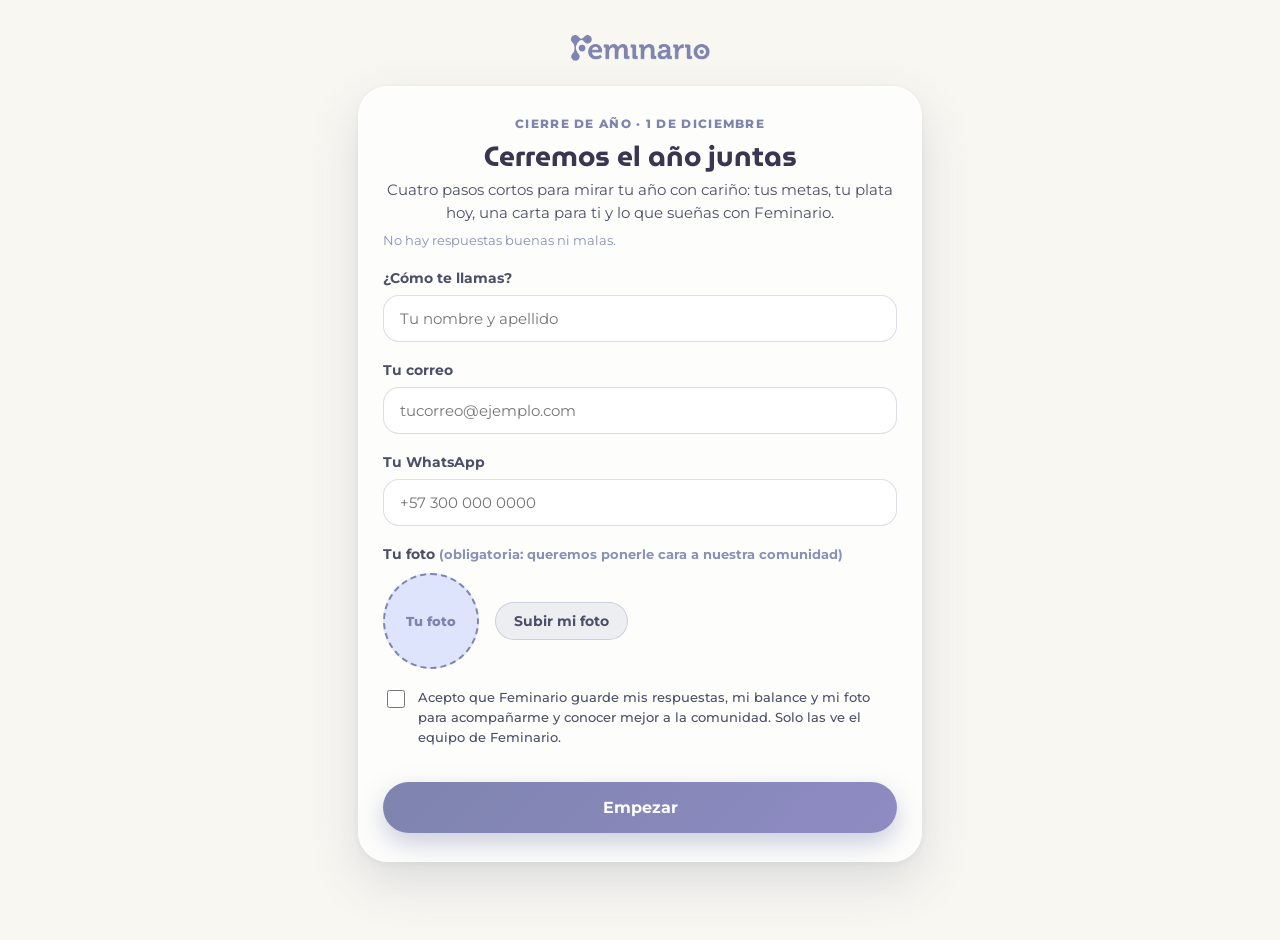
<file: index.html>
<!DOCTYPE html>
<html lang="es">
<head>
<meta charset="utf-8">
<meta name="viewport" content="width=device-width, initial-scale=1">
<title>Cierre de Año con Feminario</title>
<link rel="icon" type="image/png" href="assets/favicon.png"><link rel="apple-touch-icon" href="assets/favicon.png">
<link rel="preconnect" href="https://fonts.googleapis.com">
<link rel="preconnect" href="https://fonts.gstatic.com" crossorigin>
<link href="https://fonts.googleapis.com/css2?family=MuseoModerno:wght@500;700;800&family=Montserrat:ital,wght@0,400;0,500;0,600;0,700;0,800;1,500&display=swap" rel="stylesheet">
<link rel="stylesheet" href="assets/marca.css">
<style>
  #app{ max-width:600px; margin:0 auto; padding:26px 18px 60px; position:relative; }
  .brand-header{ display:flex; justify-content:center; margin-bottom:14px; }
  .brand-header img{ height:46px; width:auto; }
  .progreso{ display:flex; justify-content:center; align-items:center; gap:7px; margin:0 0 16px; }
  .dot{ width:9px; height:9px; border-radius:50%; background:rgba(126,132,174,.25); transition:all .25s; }
  .dot.hecho{ background:var(--lavanda); } .dot.activo{ background:var(--morado); width:26px; border-radius:6px; }
  .paso-txt{ text-align:center; font-size:12px; color:var(--morado-suave); margin:-8px 0 16px; font-weight:600; letter-spacing:.3px; }
  .screen{ animation:entra .45s ease both; }
  @keyframes entra{ from{ opacity:0; transform:translateY(14px); } to{ opacity:1; transform:none; } }
  .kicker{ font-size:12px; font-weight:800; letter-spacing:1.3px; text-transform:uppercase; color:var(--morado); margin-bottom:6px; text-align:center; }
  .titulo{ font-size:28px; margin:0 0 6px; line-height:1.15; text-align:center; }
  .bajada{ font-size:15px; color:var(--morado-oscuro); margin:0 0 6px; text-align:center; }
  .avatar{ display:block; width:92px; height:92px; border-radius:50%; object-fit:cover; margin:0 auto 12px; border:3px solid var(--periwinkle); }
  .opciones{ display:flex; flex-direction:column; gap:9px; }
  .acciones{ display:flex; gap:10px; }
  .acciones .btn{ margin-top:22px; }
  .acciones .btn.secundario{ width:auto; flex:0 0 auto; padding-left:22px; padding-right:22px; }
  .microcopy{ font-size:13px; color:var(--morado-oscuro); background:rgba(194,203,255,.35); border-radius:14px; padding:12px 16px; margin:14px 0 6px; }
  .error{ color:var(--alerta); font-size:13px; font-weight:600; margin-top:8px; min-height:18px; }
  input[type=email], input[type=tel]{ width:100%; padding:13px 16px; border-radius:16px; border:1.5px solid rgba(126,132,174,.28); font-size:15px; background:rgba(255,255,255,.88); font-family:inherit; color:var(--texto); }
  input[type=email]:focus, input[type=tel]:focus{ outline:none; border-color:var(--morado); box-shadow:0 0 0 3px rgba(126,132,174,.2); }

  /* Foto de perfil (obligatoria) */
  .foto-sube{ display:flex; align-items:center; gap:16px; margin:8px 0 2px; }
  .foto-circulo{ width:96px; height:96px; border-radius:50%; background:rgba(194,203,255,.5); border:2px dashed var(--morado); display:flex; align-items:center; justify-content:center; overflow:hidden; flex:0 0 auto; color:var(--morado); font-weight:800; font-size:13px; text-align:center; }
  .foto-circulo img{ width:100%; height:100%; object-fit:cover; display:block; }
  .consent{ display:flex; gap:10px; align-items:flex-start; margin:18px 0 0; font-size:13px; color:var(--morado-oscuro); font-weight:500; }
  .consent input{ margin-top:3px; width:18px; height:18px; accent-color:var(--morado); flex:0 0 auto; }

  /* Metas */
  .meta-fila{ background:rgba(255,255,255,.7); border:1px solid rgba(126,132,174,.2); border-radius:20px; padding:14px; margin:12px 0; }
  .meta-fila textarea{ min-height:64px; }
  .estados{ display:flex; flex-wrap:wrap; gap:8px; margin-top:10px; }
  .estado{ border:1.5px solid rgba(126,132,174,.28); border-radius:999px; padding:8px 14px; font-size:13px; font-weight:600; cursor:pointer; background:rgba(255,255,255,.7); font-family:inherit; color:var(--texto); }
  .estado.sel{ border-color:var(--morado); background:var(--periwinkle); color:var(--morado-oscuro); font-weight:800; }
  .estado.cumpli.sel{ background:var(--verde); border-color:#9ccf5f; }
  .quitar{ background:none; border:none; color:var(--morado-suave); font-size:12.5px; cursor:pointer; margin-top:8px; font-family:inherit; text-decoration:underline; }
  .cuenta-metas{ text-align:center; font-weight:700; color:var(--morado-oscuro); margin:10px 0 0; }

  /* Montos */
  .monto-wrap{ position:relative; }
  .monto-wrap span{ position:absolute; left:16px; top:50%; transform:translateY(-50%); color:var(--morado-suave); font-weight:700; }
  .monto-wrap input{ padding-left:32px; }
  .grupo-titulo{ margin:26px 0 0; font-weight:800; color:var(--morado); font-size:14px; display:flex; align-items:center; gap:8px; }
  .grupo-titulo i{ width:12px; height:12px; border-radius:50%; display:inline-block; }
  .fila-bal{ background:rgba(255,255,255,.7); border:1px solid rgba(126,132,174,.2); border-radius:18px; padding:12px; margin:10px 0; display:grid; gap:8px; position:relative; }
  .fila-bal select, .fila-bal input[type=text]{ padding:12px 16px; font-size:15px; margin:0; }
  .fila-bal select{ appearance:none; -webkit-appearance:none; background-image:url("data:image/svg+xml,%3Csvg xmlns='http://www.w3.org/2000/svg' width='14' height='14' viewBox='0 0 24 24' fill='none' stroke='%237E84AE' stroke-width='3' stroke-linecap='round' stroke-linejoin='round'%3E%3Cpath d='M6 9l6 6 6-6'/%3E%3C/svg%3E"); background-repeat:no-repeat; background-position:right 16px center; padding-right:40px; }
  .fila-bal .monto-wrap input{ padding-left:32px; }
  .fila-bal .mini-lbl{ font-size:12px; font-weight:700; color:var(--morado-oscuro); margin:2px 0 -4px; }
  .mas-fila{ margin-top:2px; }
  .subgrupo{ margin:14px 0 0; font-size:12.5px; font-weight:800; color:var(--morado-oscuro); background:rgba(206,162,221,.25); border-radius:12px; padding:8px 12px; }

  /* Panel de balance */
  .hero-balance{ text-align:center; background:linear-gradient(135deg,rgba(194,203,255,.6),rgba(206,162,221,.5)); border-radius:26px; padding:26px 18px 22px; margin:6px 0 16px; }
  .hero-balance .rotulo{ font-size:12.5px; text-transform:uppercase; letter-spacing:1.2px; font-weight:700; color:var(--morado-oscuro); }
  .hero-balance .monto{ font-family:'MuseoModerno',sans-serif; font-size:40px; font-weight:800; color:var(--morado-oscuro); margin:4px 0; letter-spacing:-.5px; }
  .hero-balance .frase{ font-size:14px; color:var(--morado-oscuro); opacity:.9; max-width:380px; margin:0 auto; }
  .stack{ display:flex; width:100%; height:26px; border-radius:12px; overflow:hidden; background:rgba(126,132,174,.14); }
  .stack div{ border-right:2px solid rgba(255,255,255,.8); } .stack div:last-child{ border-right:none; }
  .leyenda{ display:flex; flex-wrap:wrap; gap:8px 16px; margin:12px 0 4px; font-size:12.5px; }
  .leyenda span{ display:flex; align-items:center; gap:6px; font-weight:600; color:var(--morado-oscuro); }
  .leyenda i{ width:11px; height:11px; border-radius:50%; display:inline-block; }
  .medidor{ background:rgba(255,255,255,.72); border-radius:20px; padding:16px 18px; margin:12px 0; border:1px solid rgba(126,132,174,.15); }
  .medidor .fila{ display:flex; justify-content:space-between; align-items:baseline; gap:10px; }
  .medidor .nombre{ font-weight:800; font-size:13.5px; color:var(--morado-oscuro); }
  .medidor .valor{ font-family:'MuseoModerno',sans-serif; font-weight:800; font-size:22px; color:var(--morado-oscuro); }
  .barra{ height:10px; border-radius:6px; background:rgba(126,132,174,.16); margin:9px 0 8px; overflow:hidden; }
  .barra b{ display:block; height:100%; border-radius:6px; background:linear-gradient(90deg,var(--periwinkle),var(--morado)); transition:width 1s cubic-bezier(.2,.8,.2,1); width:0; }
  .barra b.verde{ background:linear-gradient(90deg,var(--verde),#9ccf5f); } .barra b.rosa{ background:linear-gradient(90deg,var(--rosa-claro),var(--lavanda)); }
  .medidor .msg{ font-size:13.5px; margin:0; color:var(--texto); }
  .inv-fila{ display:flex; justify-content:space-between; font-size:13px; padding:5px 0; border-bottom:1px dashed rgba(126,132,174,.25); }
  .inv-fila:last-child{ border-bottom:0; }

  /* Carta y temas */
  .carta{ min-height:230px; font-size:16px; line-height:1.6; }
  .temas{ display:flex; flex-wrap:wrap; gap:8px; margin:6px 0 0; }
  .tema{ border:1.5px solid rgba(126,132,174,.28); border-radius:999px; padding:9px 15px; font-size:13.5px; font-weight:600; cursor:pointer; background:rgba(255,255,255,.7); font-family:inherit; color:var(--texto); }
  .tema.sel{ border-color:var(--morado); background:linear-gradient(135deg,rgba(194,203,255,.7),rgba(206,162,221,.5)); font-weight:800; color:var(--morado-oscuro); }

  /* Cierre */
  .resumen{ background:rgba(255,255,255,.7); border-radius:20px; padding:16px 18px; margin:12px 0; }
  .resumen q{ font-style:italic; quotes:"“" "”"; }
  .chip{ display:inline-block; font-size:12px; font-weight:800; padding:4px 11px; border-radius:999px; background:rgba(194,203,255,.5); color:var(--morado-oscuro); margin:0 6px 6px 0; }
  .chip.cumpli{ background:var(--verde); } .chip.no{ background:var(--rosa-claro); }
  .cta{ background:linear-gradient(135deg,rgba(206,162,221,.6),rgba(194,203,255,.55)); border-radius:24px; padding:24px 22px; margin:18px 0 0; text-align:center; }
  .cta h3{ font-size:21px; color:var(--morado-oscuro); }
  .cta img.fundadoras{ display:block; width:100%; height:auto; border-radius:18px; margin:0 0 14px; }
  /* Documento / PDF: páginas A4 con encabezado de marca */
  .doc{ max-width:820px; margin:0 auto; }
  .doc-page{ background:#fff; border-radius:18px; padding:28px; margin-bottom:18px; box-shadow:0 6px 24px rgba(126,132,174,.2); min-height:1020px; display:flex; flex-direction:column; color:#3A3550; }
  .doc-head{ display:flex; align-items:center; justify-content:space-between; gap:12px; border-bottom:3px solid var(--periwinkle); padding-bottom:12px; margin-bottom:18px; }
  .doc-head img.logo{ height:40px; width:auto; }
  .doc-titulo{ font-family:'MuseoModerno','Montserrat',sans-serif; font-weight:700; font-size:22px; color:var(--morado-oscuro); margin:0; line-height:1.15; text-align:center; }
  .doc-sub{ font-size:12px; color:var(--morado-suave); margin-top:2px; }
  .doc-quien{ text-align:right; font-size:12.5px; color:var(--morado-oscuro); font-weight:700; }
  .doc-persona{ display:flex; align-items:center; gap:16px; margin-bottom:6px; }
  .doc-persona img{ width:84px; height:84px; border-radius:50%; object-fit:cover; border:3px solid var(--periwinkle); }
  .doc-persona h2{ margin:0; font-size:26px; }
  .doc h4{ font-family:'MuseoModerno','Montserrat',sans-serif; color:#fff; background:var(--morado); border-radius:12px; padding:6px 14px; font-size:15px; margin:20px 0 10px; display:inline-block; align-self:flex-start; }
  .doc-kpis{ display:grid; grid-template-columns:repeat(4,1fr); gap:10px; margin:4px 0 6px; }
  .doc-kpi{ background:rgba(194,203,255,.3); border-radius:14px; padding:12px; text-align:center; }
  .doc-kpi-k{ font-size:10.5px; letter-spacing:.6px; text-transform:uppercase; color:var(--morado-oscuro); font-weight:700; }
  .doc-kpi-v{ font-family:'MuseoModerno',sans-serif; font-weight:800; font-size:18px; color:var(--morado-oscuro); margin-top:4px; }
  .doc table{ width:100%; border-collapse:collapse; font-size:13px; margin:0 0 4px; }
  .doc th{ background:var(--periwinkle); color:var(--morado-oscuro); text-align:left; padding:8px; font-size:12px; }
  .doc td{ border-bottom:1px solid #e5e3f2; padding:8px; vertical-align:top; }
  .doc td.v{ text-align:right; font-weight:700; white-space:nowrap; }
  .doc td small{ color:var(--morado-suave); }
  .doc-bloque{ background:rgba(223,243,175,.45); border-radius:14px; padding:14px 16px; font-size:14px; line-height:1.6; white-space:pre-wrap; overflow-wrap:anywhere; }
  .doc-meta{ padding:7px 0; border-bottom:1px solid #e5e3f2; font-size:14px; }
  .doc-pie{ margin-top:auto; padding-top:14px; font-size:11px; color:var(--morado-suave); display:flex; justify-content:space-between; border-top:1px solid #e5e3f2; }
  .acciones-doc{ margin:0 0 16px; text-align:center; display:flex; flex-direction:column; gap:10px; align-items:center; }
  .acciones-doc .btn{ margin-top:0; max-width:340px; }
  .link-volver{ background:none; border:none; color:var(--morado); font-family:inherit; font-weight:700; cursor:pointer; font-size:14px; }
  .card, .resumen, .meta-quote, .cta{ overflow-wrap:anywhere; word-break:break-word; }
  .meta-quote{ text-align:center; font-family:'MuseoModerno',sans-serif; font-size:20px; line-height:1.35; color:var(--morado-oscuro); margin:8px 4px 14px; }
  .centro{ text-align:center; }
  @media print{ body *{ visibility:hidden } #pdf-doc, .pdfd *{ visibility:visible } #pdf-doc{ position:absolute!important; left:0!important; top:0!important; width:100%!important } }
  .toast{ position:fixed; left:50%; bottom:22px; transform:translateX(-50%); background:var(--morado-oscuro); color:#fff; padding:11px 20px; border-radius:999px; font-size:13.5px; font-weight:600; z-index:300; box-shadow:0 10px 30px rgba(0,0,0,.25); }
</style>
</head>
<body>

<div id="app">
  <div class="brand-header"><img src="assets/logo-feminario.png" alt="Feminario"></div>
  <div id="progreso"></div>
  <div id="vista"></div>
</div>

<script src="assets/config.js"></script>
<script src="assets/confeti.js"></script>
<script src="assets/selector.js"></script>
<script>
/* ============================================================
   CIERRE DE AÑO — 4 pasos. Lo que ella escribe se guarda en el navegador y se envía
   al panel de Feminario (Customer Success → Comunidad) con su foto y sus datos.
   ============================================================ */
const CFG = window.CIERRE;
function uid(){ return "c" + Date.now().toString(36) + Math.random().toString(36).slice(2,7); }
const BAL0 = { ahorro:"", cdt:"", fondos:"", acciones:"", cripto:"", finca:"", pension:"", dolares:"", otras_inv:"", otros_bienes:"", tarjetas:"", creditos:"", otras_deudas:"", ingreso:"", gasto_fijo:"", gasto_var:"", inv_mes:"" };
const S = { id: uid(), nombre:"", email:"", whatsapp:"", foto:"", fotoEnviada:false, consentimiento:false, metas:[{ texto:"", estado:"" }], bal:Object.assign({}, BAL0), items:{ ahorros:[{}], inversiones:[{}], bienes:[{}], deudas:[{}], ingresos:[{}], gastos:[{}], aportes:[{}] }, carta:"", temas:[], quiere:"" };

function guardarLocal(){
  try{
    const todo = JSON.parse(localStorage.getItem(CFG.STORAGE_KEY) || "{}");
    todo[S.id] = Object.assign({}, S, { fecha: new Date().toISOString() });
    localStorage.setItem(CFG.STORAGE_KEY, JSON.stringify(todo));
  }catch(e){}
}
/* Envía todo lo que lleva al panel. La foto va solo la primera vez. Devuelve true si el panel lo recibió. */
async function enviar(paso){
  guardarLocal();
  if(!CFG.COMUNIDAD_API) return true;
  const quiereVer = [S.temas.length ? "Temas: " + S.temas.join(", ") : "", S.quiere].filter(Boolean).join("\n");
  const payload = { id:S.id, paso, nombre:S.nombre, email:S.email, whatsapp:S.whatsapp, consentimiento:S.consentimiento,
    metas:S.metas.filter(m => m.texto.trim()), balance:S.bal, detalle:S.items, carta:S.carta, quiereVer };
  if(!S.fotoEnviada) payload.foto = S.foto;
  for(let intento = 0; intento < 2; intento++){
    try{
      const r = await fetch(CFG.COMUNIDAD_API, { method:"POST", headers:{ "Content-Type":"text/plain" }, body:JSON.stringify(payload) });
      const j = await r.json().catch(() => ({}));
      if(r.ok && j.ok){ if(S.foto) S.fotoEnviada = true; return true; }
      if(r.status === 400 || r.status === 413) return false;     // algo de lo que escribió no es válido: no se reintenta
    }catch(e){}
  }
  return false;
}

/* ---------- utilidades ---------- */
const $ = (s, r=document) => r.querySelector(s);
function esc(t){ return String(t==null?"":t).replace(/[&<>"']/g, c => ({"&":"&amp;","<":"&lt;",">":"&gt;",'"':"&quot;","'":"&#39;"}[c])); }
function num(v){ return Number(String(v||"").replace(/\D/g,"")) || 0; }
function cop(v){ return "$" + Math.round(v).toLocaleString("es-CO"); }
function primerNombre(){ return (S.nombre || "").trim().split(/\s+/)[0] || "tú"; }
function toast(t){ const el = document.createElement("div"); el.className="toast"; el.textContent=t; document.body.appendChild(el); setTimeout(()=>el.remove(), 3200); }

/* ---------- recorrido ---------- */
const PASOS = ["bienvenida","metas","balance","panel","carta","quiero","cierre"];
const PRINCIPALES = ["metas","balance","carta","quiero"];   // los 4 puntos de progreso
let actual = "bienvenida";
const grupoDe = { bienvenida:-1, metas:0, balance:1, panel:1, carta:2, quiero:3, cierre:4, documento:5 };

function pintarProgreso(){
  const cont = $("#progreso"), g = grupoDe[actual];
  if(g < 0 || g > 3){ cont.innerHTML = ""; return; }
  cont.innerHTML = `<div class="progreso">${PRINCIPALES.map((_,i)=>`<div class="dot ${i<g?"hecho":""} ${i===g?"activo":""}"></div>`).join("")}</div>`;
}
function ir(id, celebrar){
  actual = id; pintarProgreso();
  $("#vista").innerHTML = `<div class="screen">${VISTAS[id]()}</div>`;
  window.scrollTo({ top:0, behavior:"smooth" });
  if(VISTAS_INIT[id]) VISTAS_INIT[id]();
  if(celebrar) setTimeout(() => lanzarConfeti(), 250);
}
function siguiente(celebrar){ ir(PASOS[PASOS.indexOf(actual)+1], celebrar); }
function anterior(){ ir(PASOS[PASOS.indexOf(actual)-1]); }
function btnsNav(opts){
  opts = opts || {};
  return `<div class="acciones">${opts.sinAtras ? "" : `<button class="btn secundario" id="atras" type="button" aria-label="Volver">←</button>`}<button class="btn" id="sig" type="button">${opts.texto || "Siguiente"}</button></div>`;
}
function nav(onNext){
  const a = $("#atras"); if(a) a.addEventListener("click", anterior);
  $("#sig").addEventListener("click", onNext);
}
/* Envía y avanza; si el panel no lo recibe, avisa pero la deja seguir (queda guardado en su navegador) */
async function avanzar(paso, celebrar){
  const b = $("#sig"); const txt = b.textContent; b.disabled = true; b.textContent = "Guardando…";
  const ok = await enviar(paso);
  if(!ok) toast("No pudimos guardar en este momento; sigue, lo reintentamos en el próximo paso.");
  siguiente(celebrar);
}

const VISTAS = {};
const VISTAS_INIT = {};

/* ---------- Foto: se recorta cuadrada desde el centro y se reduce ---------- */
async function procesarFoto(file){
  let bmp;
  try{ bmp = await createImageBitmap(file, { imageOrientation:"from-image" }); }
  catch(e){ bmp = await new Promise((res, rej) => { const im = new Image(); im.onload = () => res(im); im.onerror = rej; im.src = URL.createObjectURL(file); }); }
  const w = bmp.width, h = bmp.height, m = Math.min(w, h), L = 480;
  const c = document.createElement("canvas"); c.width = c.height = L;
  c.getContext("2d").drawImage(bmp, (w-m)/2, (h-m)/2, m, m, 0, 0, L, L);
  return c.toDataURL("image/jpeg", 0.82);
}

/* 0 — Bienvenida: sus datos y su foto */
VISTAS.bienvenida = () => `
  <div class="card">
    <div class="kicker">Cierre de año · ${esc(CFG.FECHA_LABEL)}</div>
    <h1 class="titulo">Cerremos el año juntas</h1>
    <p class="bajada">Cuatro pasos cortos para mirar tu año con cariño: tus metas, tu plata hoy, una carta para ti y lo que sueñas con Feminario.</p>
    <p class="suave">No hay respuestas buenas ni malas.</p>
    <label for="nombre">¿Cómo te llamas?</label>
    <input type="text" id="nombre" placeholder="Tu nombre y apellido" autocomplete="name" value="${esc(S.nombre)}">
    <label for="email">Tu correo</label>
    <input type="email" id="email" placeholder="tucorreo@ejemplo.com" autocomplete="email" value="${esc(S.email)}">
    <label for="wa">Tu WhatsApp</label>
    <input type="tel" id="wa" placeholder="+57 300 000 0000" autocomplete="tel" value="${esc(S.whatsapp)}">
    <label>Tu foto <span class="suave">(obligatoria: queremos ponerle cara a nuestra comunidad)</span></label>
    <div class="foto-sube">
      <div class="foto-circulo" id="foto-prev">${S.foto ? `<img src="${S.foto}" alt="Tu foto">` : "Tu foto"}</div>
      <div><button class="btn secundario chico" type="button" id="foto-btn">${S.foto ? "Cambiar foto" : "Subir mi foto"}</button><input type="file" accept="image/*" id="foto-in" hidden></div>
    </div>
    <label class="consent"><input type="checkbox" id="ok" ${S.consentimiento ? "checked" : ""}><span>Acepto que Feminario guarde mis respuestas, mi balance y mi foto para acompañarme y conocer mejor a la comunidad. Solo las ve el equipo de Feminario.</span></label>
    <div class="error" id="err"></div>
    <button class="btn" id="sig" type="button" style="margin-top:8px">Empezar</button>
  </div>`;
VISTAS_INIT.bienvenida = () => {
  $("#foto-btn").addEventListener("click", () => $("#foto-in").click());
  $("#foto-in").addEventListener("change", async e => {
    const f = e.target.files[0]; if(!f) return;
    try{ S.foto = await procesarFoto(f); S.fotoEnviada = false; $("#foto-prev").innerHTML = `<img src="${S.foto}" alt="Tu foto">`; $("#foto-btn").textContent = "Cambiar foto"; $("#err").textContent = ""; }
    catch(err){ $("#err").textContent = "No pudimos leer esa foto, prueba con otra."; }
  });
  const go = async () => {
    const n = $("#nombre").value.trim(), em = $("#email").value.trim().toLowerCase(), wa = $("#wa").value.trim(), err = $("#err");
    if(!n){ err.textContent = "Cuéntanos tu nombre para empezar."; return; }
    if(!/^[^\s@]+@[^\s@]+\.[^\s@]{2,}$/.test(em)){ err.textContent = "Escribe un correo válido."; return; }
    if(wa.replace(/\D/g,"").length < 8){ err.textContent = "Escribe tu WhatsApp, con el indicativo del país."; return; }
    if(!S.foto){ err.textContent = "Falta tu foto: es obligatoria."; return; }
    if(!$("#ok").checked){ err.textContent = "Para continuar, acepta que guardemos tus respuestas."; return; }
    S.nombre = n; S.email = em; S.whatsapp = wa; S.consentimiento = true;
    const b = $("#sig"); b.disabled = true; b.textContent = "Guardando…";
    const ok = await enviar(0);
    if(!ok){ b.disabled = false; b.textContent = "Empezar"; err.textContent = "No pudimos guardar tus datos. Revisa tu conexión e inténtalo de nuevo."; return; }
    siguiente(true);
  };
  $("#sig").addEventListener("click", go);
};

/* 1 — Metas del año: cuáles cumplí y cuáles no */
const ESTADOS = [["cumpli","La cumplí"],["camino","Voy en camino"],["no","No la cumplí"],["cambio","Cambió y quiero otra cosa"]];
function filaMeta(m, i){
  return `<div class="meta-fila" data-i="${i}">
    <textarea data-t placeholder="Una meta de este año, como la dirías en voz alta">${esc(m.texto)}</textarea>
    <div class="estados">${ESTADOS.map(([v,t]) => `<button type="button" class="estado ${v} ${m.estado===v?"sel":""}" data-e="${v}">${t}</button>`).join("")}</div>
    ${S.metas.length > 1 ? `<button type="button" class="quitar" data-q>Quitar esta meta</button>` : ""}
  </div>`;
}
VISTAS.metas = () => `
  <div class="card">
    <h2 class="titulo">Tus metas del año</h2>
    <p class="bajada">¿Qué te propusiste en 2026? Escríbelas y marca cuáles cumpliste y cuáles no. Todo cuenta, también lo que quedó a medias.</p>
    <div id="metas"></div>
    <button type="button" class="btn secundario chico" id="mas" style="margin-top:4px">+ Agregar otra meta</button>
    <p class="cuenta-metas" id="cuenta"></p>
    <div class="error" id="err"></div>
    ${btnsNav({ sinAtras:true, texto:"Seguir" })}
  </div>`;
VISTAS_INIT.metas = () => {
  const cont = $("#metas");
  const leer = () => { cont.querySelectorAll(".meta-fila").forEach(f => { S.metas[+f.dataset.i].texto = $("[data-t]", f).value; }); };
  const cuenta = () => { const ok = S.metas.filter(m => m.estado === "cumpli").length, tot = S.metas.filter(m => m.texto.trim() && m.estado).length; $("#cuenta").textContent = tot ? `Cumpliste ${ok} de ${tot}. Eso es un logro.` : ""; };
  const pintar = () => { cont.innerHTML = S.metas.map(filaMeta).join(""); $("#mas").style.display = S.metas.length >= 6 ? "none" : ""; cuenta(); };
  pintar();
  cont.addEventListener("input", e => { if(e.target.matches("[data-t]")){ leer(); cuenta(); } });
  cont.addEventListener("click", e => {
    const f = e.target.closest(".meta-fila"); if(!f) return; leer();
    if(e.target.dataset.e){ S.metas[+f.dataset.i].estado = e.target.dataset.e; pintar(); if(e.target.dataset.e === "cumpli") lanzarConfeti({ n:70, dur:1800 }); }
    if(e.target.hasAttribute("data-q")){ S.metas.splice(+f.dataset.i, 1); pintar(); }
  });
  $("#mas").addEventListener("click", () => { leer(); if(S.metas.length < 6){ S.metas.push({ texto:"", estado:"" }); pintar(); } });
  nav(() => {
    leer(); const llenas = S.metas.filter(m => m.texto.trim());
    if(!llenas.length){ $("#err").textContent = "Escribe al menos una meta, aunque sea corta."; return; }
    if(llenas.some(m => !m.estado)){ $("#err").textContent = "Marca cómo te fue con cada meta."; return; }
    S.metas = llenas; avanzar(1, true);
  });
};

/* 2 — Mini balance: cada categoría es una lista donde puede agregar todo lo que tenga (como las metas) */
const TIPOS_INV = [["cdt","CDT y renta fija"],["fondos","Fondos de inversión"],["acciones","Acciones y ETF"],["cripto","Criptomonedas"],["finca","Finca raíz"],["pension","Pensión voluntaria o cesantías invertidas"],["dolares","Dólares u oro"],["otras_inv","Otra inversión"]];
const TIPOS_DEUDA = [["tarjetas","Tarjeta de crédito"],["creditos","Crédito de libre inversión"],["creditos","Crédito de vivienda"],["creditos","Crédito de vehículo"],["creditos","Crédito educativo"],["otras_deudas","Familia o amigas"],["otras_deudas","Fiado u otra deuda"]];
const GRUPOS = [
  { k:"ahorros", titulo:"Lo que tengo ahorrado", color:"var(--morado)", una:"ahorro", ph:"Cuenta de ahorros, efectivo, fondo de emergencia…" },
  { k:"inversiones", titulo:"Mis inversiones", color:"var(--lavanda)", una:"inversión", tipo:TIPOS_INV, ph:"¿Dónde la tienes? (opcional)" },
  { k:"bienes", titulo:"Mis bienes", color:"var(--periwinkle)", una:"bien", bien:true, ph:"Casa, carro, negocio, terreno…" },
  { k:"deudas", titulo:"Lo que debo", color:"var(--alerta)", una:"deuda", tipo:TIPOS_DEUDA, ph:"¿A quién o dónde? (opcional)" },
  { k:"ingresos", titulo:"Lo que entra cada mes", color:"var(--verde)", una:"ingreso", ingreso:true, ph:"Salario, negocio, arriendo, pensión…" },
  { k:"gastos", titulo:"Lo que gasto cada mes", color:"var(--durazno)", una:"gasto", gasto:true, ph:"Vivienda, mercado, transporte, salidas…" },
  { k:"aportes", titulo:"Lo que ahorro o invierto cada mes", color:"var(--morado)", una:"aporte", ph:"Cuota del fondo, CDT mensual, ahorro programado…" }
];
const sum = (xs, f) => xs.reduce((t, x) => t + (f ? f(x) : num(x.v)), 0);
/* Convierte las listas a los totales que usa el panel y que recibe Feminario */
function agregar(){
  const I = S.items, b = Object.assign({}, BAL0);
  b.ahorro = sum(I.ahorros);
  I.inversiones.forEach(x => { const k = x.t || "otras_inv"; b[k] = num(b[k]) + num(x.v); });
  b.otros_bienes = sum(I.bienes);
  I.deudas.forEach(x => { const k = x.t || "otras_deudas"; b[k] = num(b[k]) + num(x.v); });
  b.creditos = num(b.creditos) + sum(I.bienes.filter(x => x.est === "pagando"), x => num(x.debo));   // lo que le falta pagar de un bien cuenta como deuda
  b.ingreso = sum(I.ingresos);
  I.gastos.forEach(x => { const k = x.t === "var" ? "gasto_var" : "gasto_fijo"; b[k] = num(b[k]) + num(x.v); });
  b.inv_mes = sum(I.aportes);
  Object.keys(b).forEach(k => { b[k] = b[k] ? String(b[k]) : ""; });
  S.bal = b;
}
function filaBal(g, x, i){
  const m = n => num(n) ? Number(num(n)).toLocaleString("es-CO") : "";
  let h = `<div class="fila-bal" data-g="${g.k}" data-i="${i}">`;
  if(g.tipo) h += `<select data-f="tsel"><option value="">${g.k === "deudas" ? "¿Qué tipo de deuda?" : "¿Qué tipo de inversión?"}</option>${g.tipo.map(([v,t],j) => `<option value="${j}" ${x.tj === String(j) ? "selected" : ""}>${t}</option>`).join("")}</select>`;
  if(g.gasto) h += `<select data-f="t"><option value="fijo" ${x.t !== "var" ? "selected" : ""}>Gasto fijo (vivienda, servicios, cuotas)</option><option value="var" ${x.t === "var" ? "selected" : ""}>Gasto variable (mercado, salidas, antojos)</option></select>`;
  if(g.ingreso) h += `<div class="estados"><button type="button" class="estado ${x.t !== "var" ? "sel" : ""}" data-ing="fijo">Ingreso fijo</button><button type="button" class="estado ${x.t === "var" ? "sel" : ""}" data-ing="var">Ingreso variable</button></div>${x.t === "var" ? `<div class="mini-lbl">Cambia cada mes: pon cuánto te entra en promedio</div>` : ""}`;
  h += `<input type="text" data-f="n" placeholder="${esc(g.ph)}" value="${esc(x.n || "")}">`;
  h += `<div class="monto-wrap"><span>$</span><input type="text" inputmode="numeric" data-f="v" placeholder="${g.bien ? "¿Cuánto vale hoy?" : x.t === "var" && g.ingreso ? "Promedio al mes" : "Valor"}" value="${m(x.v)}"></div>`;
  if(g.bien){
    h += `<div class="mini-lbl">¿Ya es tuyo?</div><div class="estados"><button type="button" class="estado ${x.est === "mio" ? "sel" : ""}" data-est="mio">Ya es mío</button><button type="button" class="estado ${x.est === "pagando" ? "sel" : ""}" data-est="pagando">Lo estoy pagando</button></div>`;
    if(x.est === "pagando") h += `<div class="mini-lbl">¿Cuánto te falta por pagar?</div><div class="monto-wrap"><span>$</span><input type="text" inputmode="numeric" data-f="debo" placeholder="Saldo de la deuda" value="${m(x.debo)}"></div>`;
  }
  return h + (S.items[g.k].length > 1 ? `<button type="button" class="quitar" data-q style="justify-self:end;margin-top:0">Quitar ${g.una}</button>` : "") + `</div>`;
}
VISTAS.balance = () => `
  <div class="card">
    <h2 class="titulo">Tu mini balance</h2>
    <p class="bajada">Una foto de tu plata hoy. En cada categoría agrega todo lo que tengas, con números aproximados.</p>
    ${GRUPOS.map(g => `<div class="grupo-titulo"><i style="background:${g.color};${g.k === "ingresos" ? "border:1px solid #b8d97a" : ""}"></i>${g.titulo}</div><div id="g-${g.k}"></div><button type="button" class="btn secundario chico mas-fila" data-mas="${g.k}">+ Agregar ${g.una}</button>`).join("")}
    <div class="microcopy">Si algo no aplica, déjalo en blanco. Estos números los ve solo el equipo de Feminario, para acompañarte mejor.</div>
    <div class="error" id="err"></div>
    ${btnsNav({ texto:"Ver mi foto de hoy" })}
  </div>`;
VISTAS_INIT.balance = () => {
  const gDe = k => GRUPOS.find(g => g.k === k);
  const pintar = k => { const g = gDe(k); $("#g-" + k).innerHTML = S.items[k].map((x, i) => filaBal(g, x, i)).join(""); };
  const leer = () => document.querySelectorAll(".fila-bal").forEach(f => {
    const g = gDe(f.dataset.g), x = S.items[g.k][+f.dataset.i];
    f.querySelectorAll("[data-f]").forEach(el => {
      const c = el.dataset.f;
      if(c === "tsel"){ x.tj = el.value; x.t = el.value === "" ? "" : g.tipo[+el.value][0]; }
      else if(c === "v" || c === "debo") x[c] = num(el.value) ? String(num(el.value)) : "";
      else x[c] = el.value;
    });
  });
  GRUPOS.forEach(g => pintar(g.k));
  const cont = $("#vista");
  cont.addEventListener("input", e => { if(e.target.dataset.f === "v" || e.target.dataset.f === "debo"){ const n = num(e.target.value); e.target.value = n ? n.toLocaleString("es-CO") : ""; } leer(); });
  cont.addEventListener("change", e => { if(e.target.dataset.f) leer(); });
  cont.addEventListener("click", e => {
    if(e.target.dataset.mas){ leer(); S.items[e.target.dataset.mas].push({}); pintar(e.target.dataset.mas); return; }
    const f = e.target.closest(".fila-bal"); if(!f) return; leer();
    const k = f.dataset.g, i = +f.dataset.i;
    if(e.target.hasAttribute("data-q")){ S.items[k].splice(i, 1); if(!S.items[k].length) S.items[k].push({}); pintar(k); }
    if(e.target.dataset.est){ S.items[k][i].est = e.target.dataset.est; pintar(k); }
    if(e.target.dataset.ing){ S.items[k][i].t = e.target.dataset.ing; pintar(k); }
  });
  nav(() => {
    leer(); agregar();
    if(!Object.values(S.bal).some(v => num(v))){ $("#err").textContent = "Llena al menos un campo para armar tu panel."; return; }
    avanzar(2, true);
  });
};

/* 3 — Panel: así estás hoy */
const INV = [["cdt","CDT y renta fija"],["fondos","Fondos"],["acciones","Acciones y ETF"],["cripto","Cripto"],["finca","Finca raíz"],["pension","Pensión voluntaria"],["dolares","Dólares u oro"],["otras_inv","Otras"]];
function calcular(){
  const b = S.bal, n = k => num(b[k]);
  const ah = n("ahorro"), inv = INV.reduce((t,[k]) => t + n(k), 0), ot = n("otros_bienes"), de = n("tarjetas") + n("creditos") + n("otras_deudas");
  const ing = n("ingreso"), ga = n("gasto_fijo") + n("gasto_var"), activos = ah + inv + ot;
  const tipos = INV.filter(([k]) => n(k) > 0).map(([k,t]) => ({ t, v:n(k) })).sort((a,c) => c.v - a.v);
  return { ah, inv, ot, de, ing, ga, activos, patrimonio: activos - de, invMes: n("inv_mes"), tipos,
    colchon: ga > 0 ? ah / ga : null, tasa: ing > 0 ? (ing - ga) / ing : null,
    deudaPct: activos > 0 ? de / activos : (de > 0 ? 1 : 0), ingVar: sum(S.items.ingresos.filter(x => x.t === "var")), invPct: activos > 0 ? inv / activos : 0, aportePct: ing > 0 ? n("inv_mes") / ing : null };
}
const fraseHero = c => c.patrimonio < 0 ? "Hoy debes más de lo que tienes, y está bien saberlo: ver el número es el primer paso para moverlo."
  : c.patrimonio === 0 ? "Estás en el punto de partida. Desde aquí todo suma." : "Esto es lo que has construido. Cada peso que ves aquí tiene tu esfuerzo.";
const msgColchon = m => m === null ? "Cuéntanos lo que gastas al mes y calculamos cuántos meses de tranquilidad tienes."
  : m < 1 ? "Tu primer gran paso: llegar a 1 mes de colchón. Se construye de a poquito." : m < 3 ? "Ya tienes una base. La meta ahora: llegar a 3 meses."
  : m < 6 ? "Vas muy bien: estás cerca de los 6 meses, el colchón que da tranquilidad real." : "Tienes un colchón sólido. Ahora tu plata puede empezar a trabajar para ti.";
const msgTasa = t => t === null ? "Cuéntanos lo que entra al mes para ver cuánto te queda." : t < 0 ? "Este mes sale más de lo que entra. Es información, no culpa: es justo lo que vamos a ajustar."
  : t < .1 ? "Te queda un poquito. Subir ese porcentaje, aunque sea 2 puntos, cambia el año que viene." : t < .2 ? "Vas bien: una parte de lo que entra ya se queda contigo." : "Qué bien: te queda el 20% o más. Eso es disciplina.";
const msgDeuda = (d, c) => c.de === 0 ? "Sin deudas: qué libertad. Tu plata es toda tuya." : d < .3 ? "Tus deudas son manejables frente a lo que tienes. Con un plan se van rápido."
  : d < .6 ? "Hay deuda, pero también hay base. Ordenarla por tasa de interés es el mejor primer paso." : "Las deudas pesan frente a lo que tienes. Un plan de salida paso a paso lo cambia todo.";
function msgInversion(c){
  if(!c.inv) return "Aún no tienes inversiones, y está bien: empezar con poquito y con constancia ya te pone en marcha.";
  const top = c.tipos[0], conc = top.v / c.inv;
  if(c.tipos.length === 1) return `Todo tu portafolio está en ${top.t}. Más adelante vale la pena sumar otra opción para repartir el riesgo.`;
  if(conc > .7) return `Tienes ${c.tipos.length} tipos de inversión, pero el ${Math.round(conc*100)}% está en ${top.t}. Repartir un poco más te da más tranquilidad.`;
  return `Tienes ${c.tipos.length} tipos de inversión y están bien repartidos. Eso es un portafolio pensado.`;
}
VISTAS.panel = () => {
  const c = calcular(), tot = c.activos || 1, pct = x => Math.max(0, Math.min(100, x));
  return `
  <div class="card">
        ${S.foto ? `<img class="avatar" src="${S.foto}" alt="${esc(S.nombre)}">` : ""}
    <h2 class="titulo">Así estás hoy, ${esc(primerNombre())}</h2>
    <div class="hero-balance"><div class="rotulo">Mi patrimonio hoy</div><div class="monto">${c.patrimonio < 0 ? "-" : ""}${cop(Math.abs(c.patrimonio))}</div><p class="frase">${fraseHero(c)}</p></div>
    ${c.activos > 0 ? `
      <div class="stack"><div style="width:${c.ah/tot*100}%;background:var(--morado)"></div><div style="width:${c.inv/tot*100}%;background:var(--lavanda)"></div><div style="width:${c.ot/tot*100}%;background:var(--periwinkle)"></div></div>
      <div class="leyenda"><span><i style="background:var(--morado)"></i>Ahorros ${cop(c.ah)}</span><span><i style="background:var(--lavanda)"></i>Inversiones ${cop(c.inv)}</span><span><i style="background:var(--periwinkle)"></i>Otros ${cop(c.ot)}</span>${c.de ? `<span><i style="background:var(--alerta)"></i>Deudas −${cop(c.de)}</span>` : ""}</div>` : ""}
    <div class="medidor"><div class="fila"><span class="nombre">Mi colchón</span><span class="valor">${c.colchon === null ? "—" : c.colchon.toFixed(1).replace(".0","") + " meses"}</span></div>
      <div class="barra"><b data-w="${c.colchon === null ? 0 : pct(c.colchon/6*100)}"></b></div><p class="msg">${msgColchon(c.colchon)}</p></div>
    <div class="medidor"><div class="fila"><span class="nombre">Lo que me queda cada mes</span><span class="valor">${c.tasa === null ? "—" : Math.round(c.tasa*100) + "%"}</span></div>
      <div class="barra"><b class="verde" data-w="${c.tasa === null ? 0 : pct(c.tasa/.2*100)}"></b></div><p class="msg">${msgTasa(c.tasa)}${c.ingVar ? ` Parte de lo que te entra es variable (${cop(c.ingVar)} al mes en promedio): con ingresos que cambian, un colchón de 6 meses te da más tranquilidad.` : ""}</p></div>
    <div class="medidor"><div class="fila"><span class="nombre">Mis deudas frente a lo que tengo</span><span class="valor">${c.de === 0 ? "0%" : (c.deudaPct > 1 ? "100%+" : Math.round(c.deudaPct*100) + "%")}</span></div>
      <div class="barra"><b class="rosa" data-w="${pct(c.deudaPct*100)}"></b></div><p class="msg">${msgDeuda(c.deudaPct, c)}</p></div>
    <div class="medidor"><div class="fila"><span class="nombre">Lo que tengo invertido</span><span class="valor">${c.inv ? Math.round(c.invPct*100) + "%" : "—"}</span></div>
      <div class="barra"><b data-w="${pct(c.invPct*100)}"></b></div>
      ${c.tipos.length ? c.tipos.map(x => `<div class="inv-fila"><span>${x.t}</span><b>${cop(x.v)} · ${Math.round(x.v/c.inv*100)}%</b></div>`).join("") : ""}
      <p class="msg" style="margin-top:8px">${msgInversion(c)}${c.aportePct !== null && c.invMes ? ` Cada mes apartas ${cop(c.invMes)}, el ${Math.round(c.aportePct*100)}% de lo que entra.` : ""}</p></div>
    ${btnsNav({ texto:"Seguir" })}
  </div>`;
};
VISTAS_INIT.panel = () => {
  setTimeout(() => document.querySelectorAll(".barra b").forEach(b => b.style.width = b.dataset.w + "%"), 150);
  nav(() => siguiente(true));
};

/* 4 — Carta a mi yo del 2027 */
VISTAS.carta = () => `
  <div class="card">
    ${S.foto ? `<img class="avatar" src="${S.foto}" alt="${esc(S.nombre)}">` : ""}
    <h2 class="titulo">Carta a mi yo del 2027</h2>
    <p class="bajada">Mírate dentro de un año. ¿Cómo te imaginas? Cómo está tu plata, cómo te sientes y qué decisiones tomaste para llegar ahí.</p>
    <label for="carta">Querida yo de diciembre de 2027…</label>
    <textarea id="carta" class="carta" placeholder="Escríbela como si ya hubiera pasado: lo que lograste, lo que dejaste atrás, lo que te prometes y lo que le agradeces a la mujer de hoy.">${esc(S.carta)}</textarea>
    <div class="error" id="err"></div>
    ${btnsNav({ texto:"Guardar mi carta" })}
  </div>`;
VISTAS_INIT.carta = () => nav(() => {
  S.carta = $("#carta").value.trim();
  if(S.carta.length < 20){ $("#err").textContent = "Cuéntale un poquito más a tu yo del futuro."; return; }
  avanzar(3, true);
});

/* 5 — ¿Qué te gustaría ver en Feminario? */
const TEMAS = ["Invertir","Salir de deudas","Presupuesto y ahorro","Emprender","Plata en pareja","Mi retiro","Plata y maternidad","Impuestos","La Femiapp","Más comunidad"];
VISTAS.quiero = () => `
  <div class="card">
    <h2 class="titulo">¿Qué te gustaría ver en Feminario?</h2>
    <p class="bajada">Feminario se construye con ustedes. Cuéntanos qué te falta y qué sueñas encontrar aquí.</p>
    <label>Temas que te interesan <span class="suave">(elige los que quieras)</span></label>
    <div class="temas" id="temas">${TEMAS.map(t => `<button type="button" class="tema ${S.temas.includes(t) ? "sel" : ""}" data-t="${esc(t)}">${t}</button>`).join("")}</div>
    <label for="quiere">Cuéntanos con tus palabras</label>
    <textarea id="quiere" placeholder="Cursos, retos, invitadas, funciones de la app, encuentros… lo que se te ocurra.">${esc(S.quiere)}</textarea>
    <div class="error" id="err"></div>
    ${btnsNav({ texto:"Ver mi cierre" })}
  </div>`;
VISTAS_INIT.quiero = () => {
  $("#temas").addEventListener("click", e => { const t = e.target.dataset.t; if(!t) return; e.target.classList.toggle("sel"); S.temas = S.temas.includes(t) ? S.temas.filter(x => x !== t) : S.temas.concat(t); });
  nav(() => {
    S.quiere = $("#quiere").value.trim();
    if(!S.temas.length && !S.quiere){ $("#err").textContent = "Elige un tema o cuéntanos algo, lo que sea nos sirve."; return; }
    avanzar(4, true);
  });
};

/* 6 — Cierre */
const fmtMetaEstado = e => (ESTADOS.find(x => x[0] === e) || ["",""])[1];
/* Documento (2 páginas A4: metas y carta primero): se ve en pantalla y se descarga como PDF, como en «Construye tu portafolio» */
function tablaItems(titulo, xs, f){
  const ys = xs.filter(x => num(x.v) || x.n); if(!ys.length) return "";
  return `<h4>${titulo}</h4><table>${ys.map(f).join("")}</table>`;
}
const filaDoc = (n, extra, v) => `<tr><td>${esc(n)}${extra ? ` <small>· ${esc(extra)}</small>` : ""}</td><td class="v">${v}</td></tr>`;
function pagina(n, total, titulo, sub, cuerpo){
  return `<section class="doc-page"><div class="doc-head"><img class="logo" src="assets/logo-feminario.png" alt="Feminario"><div><h1 class="doc-titulo">${titulo}</h1><div class="doc-sub" style="text-align:center">${sub}</div></div><div class="doc-quien">${esc(S.nombre)}<div class="doc-sub">${new Date().toLocaleDateString("es-CO", { day:"numeric", month:"long", year:"numeric" })}</div></div></div>
    ${cuerpo}<div class="doc-pie"><span>Feminario · feminario.co · Contenido educativo, no asesoría financiera personalizada.</span><span>${n} / ${total}</span></div></section>`;
}
VISTAS.documento = () => {
  const c = calcular(), I = S.items, m = v => cop(num(v));
  const ok = S.metas.filter(x => x.estado === "cumpli").length;
  const tipoInv = x => (x.tj !== "" && x.tj !== undefined ? TIPOS_INV[+x.tj]?.[1] : "");
  const tipoDeu = x => (x.tj !== "" && x.tj !== undefined ? TIPOS_DEUDA[+x.tj]?.[1] : "");
  const kpis = [["Patrimonio", (c.patrimonio < 0 ? "-" : "") + cop(Math.abs(c.patrimonio))], ["Lo que debo", cop(c.de)], ["Colchón", c.colchon === null ? "—" : c.colchon.toFixed(1).replace(".0", "") + " meses"], ["Me queda al mes", c.tasa === null ? "—" : Math.round(c.tasa * 100) + "%"]];
  const p1 = `<div class="doc-persona">${S.foto ? `<img src="${S.foto}" alt="">` : ""}<div><h2>${esc(S.nombre)}</h2><div class="doc-sub">Cumplí ${ok} de ${S.metas.length} ${S.metas.length === 1 ? "meta" : "metas"} este año</div></div></div>
    <h4>Mis metas de este año</h4>
    ${S.metas.map(x => `<div class="doc-meta"><span class="chip ${x.estado}">${fmtMetaEstado(x.estado)}</span> ${esc(x.texto)}</div>`).join("")}
    <h4>Carta a mi yo del 2027</h4><div class="doc-bloque">${esc(S.carta)}</div>
    ${(S.temas.length || S.quiere) ? `<h4>Lo que me gustaría ver en Feminario</h4><div class="doc-bloque">${S.temas.length ? `<b>Temas:</b> ${esc(S.temas.join(", "))}\n` : ""}${esc(S.quiere)}</div>` : ""}`;
  const p2 = `<h4 style="margin-top:0">Cómo estoy hoy</h4><div class="doc-kpis">${kpis.map(k => `<div class="doc-kpi"><div class="doc-kpi-k">${k[0]}</div><div class="doc-kpi-v">${k[1]}</div></div>`).join("")}</div>
    ${c.inv ? `<p style="margin:10px 0 0;font-size:13px">${msgInversion(c)}</p>` : ""}
    ${tablaItems("Lo que tengo ahorrado", I.ahorros, x => filaDoc(x.n || "Ahorro", "", m(x.v)))}
    ${tablaItems("Mis inversiones", I.inversiones, x => filaDoc(x.n || tipoInv(x) || "Inversión", x.n ? tipoInv(x) : "", m(x.v)))}
    ${tablaItems("Mis bienes", I.bienes, x => filaDoc(x.n || "Bien", x.est === "pagando" ? `lo estoy pagando, me faltan ${m(x.debo)}` : x.est === "mio" ? "ya es mío" : "", m(x.v)))}
    ${tablaItems("Lo que debo", I.deudas, x => filaDoc(x.n || tipoDeu(x) || "Deuda", x.n ? tipoDeu(x) : "", m(x.v)))}
    ${tablaItems("Lo que entra cada mes", I.ingresos, x => filaDoc(x.n || "Ingreso", x.t === "var" ? "variable, promedio al mes" : "fijo", m(x.v)))}
    ${tablaItems("Lo que gasto cada mes", I.gastos, x => filaDoc(x.n || "Gasto", x.t === "var" ? "variable" : "fijo", m(x.v)))}
    ${tablaItems("Lo que ahorro o invierto cada mes", I.aportes, x => filaDoc(x.n || "Aporte", "", m(x.v)))}`;
  return `<div class="acciones-doc no-print"><button class="btn" id="btn-descargar" type="button">Descargar PDF</button><button class="link-volver" id="volver" type="button">← Volver</button></div>
    <div class="doc">${pagina(1, 2, "Mi cierre de año", "Mis metas y mi carta al 2027", p1)}${pagina(2, 2, "Mi mini balance", "Cómo estoy hoy y el detalle de mi plata", p2)}</div>`;
};
function cargarScript(url){ return new Promise((ok, mal) => { if(document.querySelector('script[src="' + url + '"]')) return ok(); const t = document.createElement("script"); t.src = url; t.onload = ok; t.onerror = () => mal(new Error("No se pudo cargar " + url)); document.head.appendChild(t); }); }
async function descargarPDF(){
  const btn = $("#btn-descargar"), txt = btn.textContent;
  try{
    btn.disabled = true; btn.textContent = "Generando tu PDF…";
    if(!window.html2canvas) await cargarScript("https://cdnjs.cloudflare.com/ajax/libs/html2canvas/1.4.1/html2canvas.min.js");
    if(!(window.jspdf && window.jspdf.jsPDF)) await cargarScript("https://cdnjs.cloudflare.com/ajax/libs/jspdf/2.5.1/jspdf.umd.min.js");
    if(document.fonts && document.fonts.ready) await document.fonts.ready;
    window.scrollTo(0, 0);
    const pdf = new window.jspdf.jsPDF({ unit:"mm", format:"a4" });
    const paginas = document.querySelectorAll(".doc-page");
    for(let i = 0; i < paginas.length; i++){
      const el = paginas[i], antes = el.style.cssText;
      el.style.width = "794px"; el.style.maxWidth = "794px"; el.style.boxShadow = "none"; el.style.borderRadius = "0";
      const canvas = await html2canvas(el, { scale:2, backgroundColor:"#ffffff", useCORS:true, windowWidth:900, scrollX:0, scrollY:-window.scrollY });
      el.style.cssText = antes;
      const maxW = 190, maxH = 277; let w = maxW, h = canvas.height * w / canvas.width;
      if(h > maxH){ h = maxH; w = canvas.width * h / canvas.height; }
      if(i > 0) pdf.addPage();
      pdf.addImage(canvas.toDataURL("image/jpeg", 0.92), "JPEG", (210 - w) / 2, 10, w, h);
    }
    pdf.save("Mi-cierre-de-ano-" + (primerNombre() || "Feminario") + ".pdf");
  }catch(err){ toast("No pudimos generar el PDF. Revisa tu conexión e inténtalo de nuevo."); }
  finally{ btn.disabled = false; btn.textContent = txt; }
}
VISTAS_INIT.documento = () => { $("#volver").addEventListener("click", () => ir("cierre")); $("#btn-descargar").addEventListener("click", descargarPDF); };
const filaRes = (n, v) => `<div class="inv-fila"><span>${esc(n)}</span><b>${v}</b></div>`;
VISTAS.cierre = () => {
  const c = calcular(), I = S.items;
  const tipoDe = (g, x) => (x.tj !== "" && x.tj !== undefined ? (g === "inv" ? TIPOS_INV : TIPOS_DEUDA)[+x.tj]?.[1] : "");
  const quote = S.carta.length > 160 ? S.carta.slice(0, 160).trim() + "…" : S.carta;
  return `
  <div class="card">
    ${S.foto ? `<img class="avatar" src="${S.foto}" alt="${esc(S.nombre)}">` : ""}
    <h1 class="titulo">Lo lograste, ${esc(primerNombre())}</h1>
    <p class="meta-quote">“${esc(quote)}”</p>
    <div class="resumen"><h3 class="centro">Cómo te fue este año</h3>
      ${S.metas.map(m => `<div style="margin:6px 0"><span class="chip ${m.estado}">${fmtMetaEstado(m.estado)}</span> ${esc(m.texto)}</div>`).join("")}</div>
    <div class="resumen"><h3 class="centro">Cómo estás hoy</h3>
      <p style="margin:0 0 8px;text-align:center">Patrimonio de <b>${c.patrimonio < 0 ? "-" : ""}${cop(Math.abs(c.patrimonio))}</b></p>
      ${[["Ahorros", c.ah], ["Inversiones", c.inv], ["Bienes", c.ot], ["Deudas", c.de], ["Entra cada mes", c.ing], ["Gastos cada mes", c.ga], ["Ahorras o inviertes cada mes", c.invMes]].filter(x => x[1]).map(x => filaRes(x[0], cop(x[1]))).join("")}
      ${I.bienes.filter(x => x.est && num(x.v)).map(x => filaRes(`${x.n || "Bien"}`, x.est === "pagando" ? `lo estás pagando (falta ${cop(num(x.debo))})` : "ya es tuyo")).join("")}
      ${I.ingresos.some(x => x.t === "var" && num(x.v)) ? `<p class="suave" style="margin:8px 0 0">Parte de tus ingresos es variable (promedio al mes).</p>` : ""}</div>
    <button class="btn secundario" id="ver-doc" type="button">Ver y descargar mi PDF</button>
    <div class="cta">
      <img class="fundadoras" src="assets/fundadoras.jpg" alt="Andre y Tina, fundadoras de Feminario">
      <h3 style="margin:0">Gracias por ser parte de este sueño 💜</h3>
    </div>
  </div>`;
};
VISTAS_INIT.cierre = () => {
  setTimeout(() => lanzarConfeti({ n:220, dur:4200 }), 500);
  $("#ver-doc").addEventListener("click", () => ir("documento"));
};

ir("bienvenida");
</script>

</body>
</html>
</file>
<file: assets/marca.css>
/* Feminario — estilos de marca compartidos (cliente + admin).
   Colores oficiales: Manual de Identidad, "Colores Corporativos". */
:root{
  --morado:#7E84AE; --periwinkle:#C2CBFF; --lavanda:#CEA2DD; --verde:#DFF3AF;
  --naranja:#F59356; --durazno:#F7C175; --rosa-claro:#F9E1FF;
  --morado-oscuro:#4C4F68; --morado-suave:#8A90B8; --crema:#F8F7F2; --blanco:#fff;
  --texto:#3A3550; --bien:#3E8F63; --alerta:#B24A72;
  --vidrio:rgba(255,255,255,.7); --vidrio-borde:rgba(255,255,255,.55);
  color-scheme: light;
}
*{ box-sizing:border-box; -webkit-tap-highlight-color:transparent; }
html,body{ margin:0; padding:0; }
body{
  font-family:'Montserrat',-apple-system,BlinkMacSystemFont,'Segoe UI',Arial,sans-serif;
  background:var(--crema); color:var(--texto); min-height:100vh; line-height:1.55; overflow-x:hidden;
}
h1,h2,h3,.museo{ font-family:'MuseoModerno','Montserrat',sans-serif; }

/* Fondo "liquid" */
.blob{ position:fixed; border-radius:50%; filter:blur(60px); z-index:-1; opacity:.55; pointer-events:none; }
.blob-1{ width:520px; height:520px; background:var(--periwinkle); top:-180px; left:-160px; }
.blob-2{ width:460px; height:460px; background:var(--lavanda); top:30%; right:-220px; opacity:.45; }
.blob-3{ width:420px; height:420px; background:var(--verde); bottom:-180px; left:-140px; opacity:.4; }
.blob-4{ width:300px; height:300px; background:var(--morado); bottom:10%; right:-120px; opacity:.18; }

.card{
  background:var(--vidrio); -webkit-backdrop-filter:blur(22px) saturate(1.3); backdrop-filter:blur(22px) saturate(1.3);
  border:1px solid var(--vidrio-borde); border-radius:30px; padding:28px 24px;
  box-shadow:0 20px 50px rgba(76,79,104,.16), 0 2px 8px rgba(76,79,104,.06); margin-bottom:18px;
}
h2{ color:var(--morado-oscuro); font-size:25px; margin:0 0 8px; font-weight:800; letter-spacing:-.2px; line-height:1.2; }
h3{ color:var(--morado); font-size:16px; margin:0 0 8px; font-weight:800; }
p{ margin:0 0 14px; }
.lead{ font-size:15.5px; }
.suave{ color:var(--morado-suave); font-size:13px; }

label{ display:block; font-weight:700; font-size:13.5px; color:var(--morado-oscuro); margin:18px 0 6px; }
input[type=text], input[type=email], input[type=tel], input[type=search], textarea, select{
  width:100%; padding:13px 16px; border-radius:16px; border:1.5px solid rgba(126,132,174,.28);
  font-size:15px; background:rgba(255,255,255,.88); font-family:inherit; color:var(--texto);
}
textarea{ resize:vertical; min-height:96px; line-height:1.5; }
input:focus, textarea:focus, select:focus{ outline:none; border-color:var(--morado); box-shadow:0 0 0 3px rgba(126,132,174,.2); }

.btn{
  display:inline-block; width:100%; text-align:center; background:linear-gradient(135deg,var(--morado),#8f8bc4);
  color:#fff; border:none; padding:16px 18px; border-radius:999px; font-size:15.5px; font-weight:700;
  cursor:pointer; margin-top:22px; transition:transform .12s, box-shadow .15s; text-decoration:none;
  font-family:inherit; box-shadow:0 10px 24px rgba(126,132,174,.4);
}
.btn:hover{ transform:translateY(-1px); box-shadow:0 14px 28px rgba(126,132,174,.5); }
.btn:active{ transform:scale(.98); }
.btn.secundario{ background:rgba(126,132,174,.12); color:var(--morado-oscuro); box-shadow:none; border:1.5px solid rgba(126,132,174,.3); }
.btn.secundario:hover{ background:rgba(126,132,174,.2); transform:none; }
.btn.chico{ width:auto; padding:10px 18px; font-size:13.5px; margin-top:0; }
.btn[disabled]{ opacity:.5; cursor:not-allowed; transform:none; }

canvas.confeti{ position:fixed; inset:0; width:100vw; height:100vh; pointer-events:none; z-index:200; }

@media (prefers-reduced-motion: reduce){ canvas.confeti{ display:none; } }
</file>
